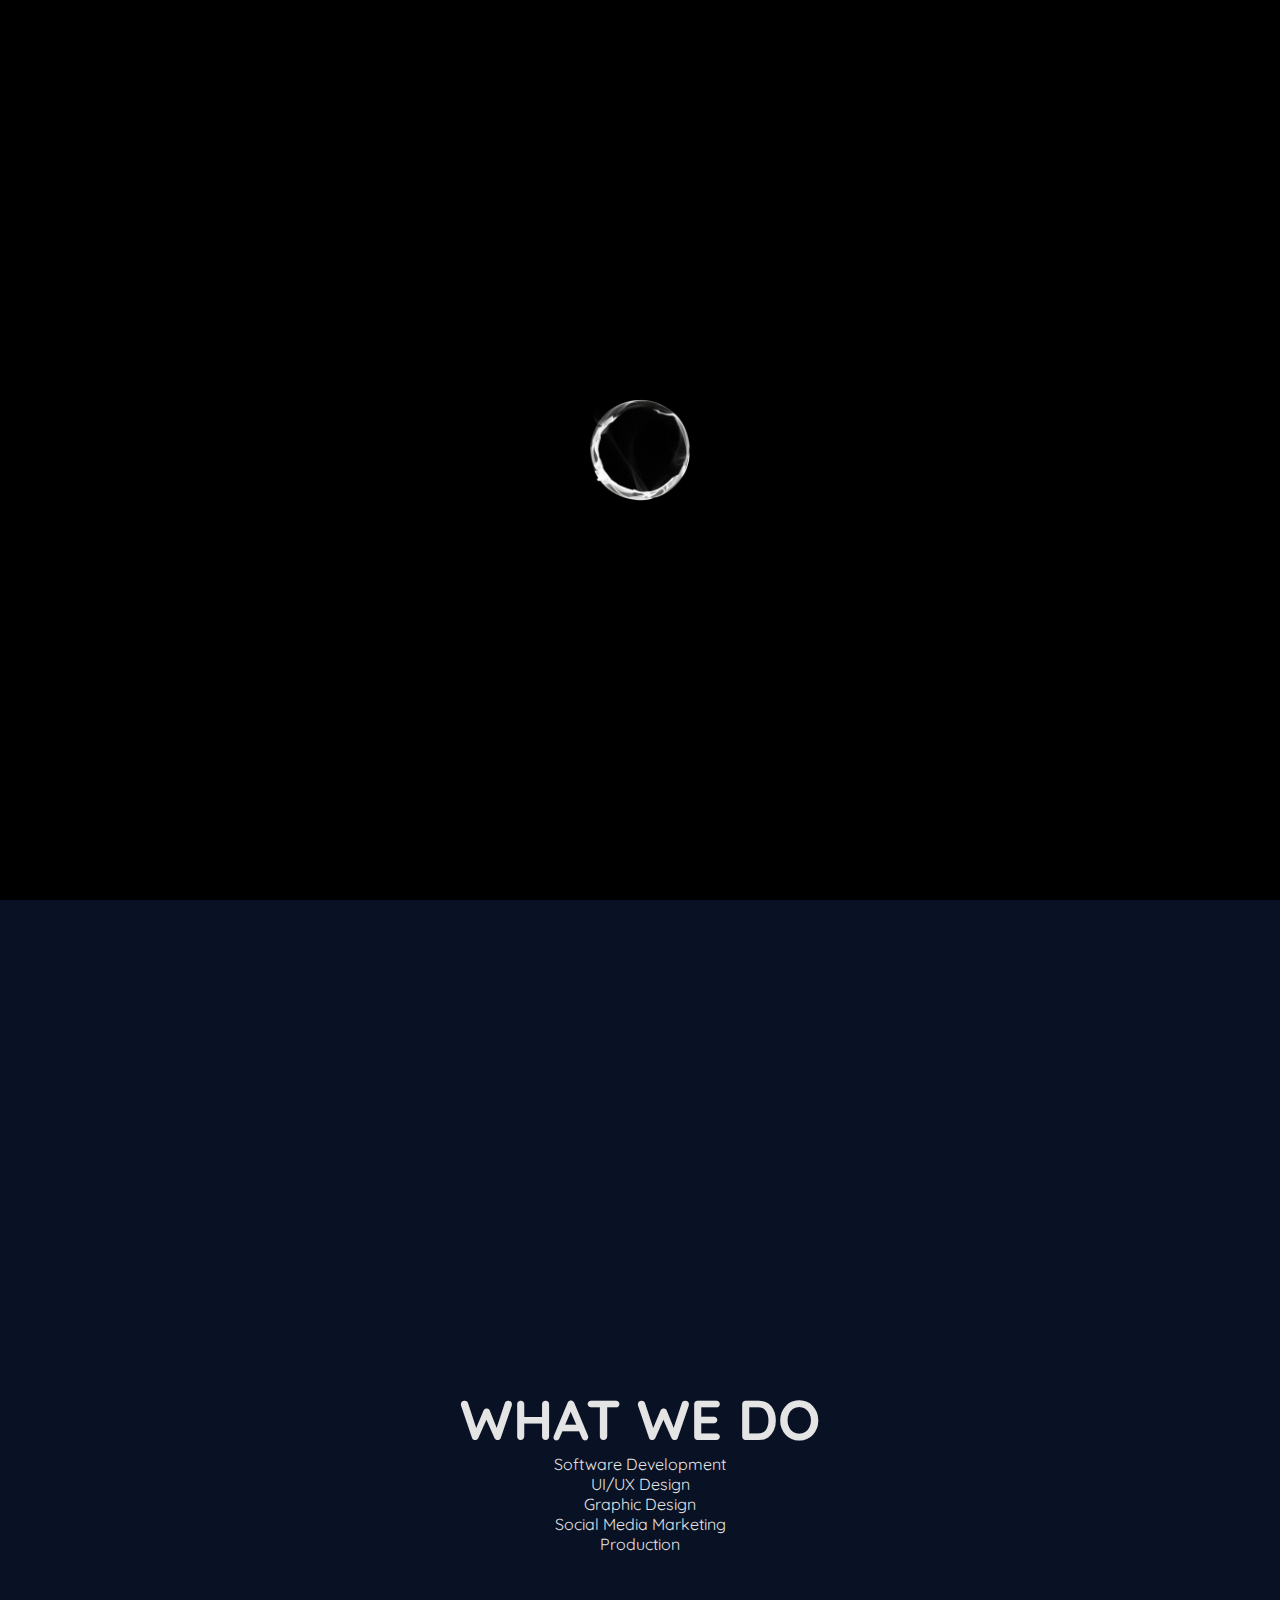
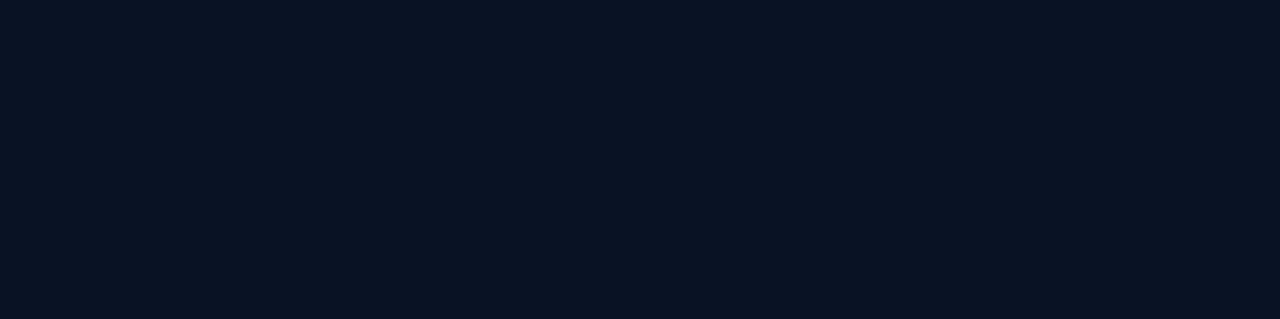
<file: index.html>
<!DOCTYPE html>
<html lang="en">
  <head>
    <meta charset="UTF-8" />
    <meta http-equiv="X-UA-Compatible" content="IE=edge" />
    <meta name="viewport" content="width=device-width, initial-scale=1.0" />
    <link rel="stylesheet" href="style.css" />
    <title>Terado Engineering</title>
  </head>
  <body>
    <!-- PRELOADER -->
    <div class="preloader"></div>
    <!-- NAVIGATION BAR -->
    <div class="nav-bar">
      <div class="logo">
        <div class="logo-large">
          <a href="index.html"
            ><img src="images/logo-large-black.png" alt="terado_engg_logo"
          /></a>
        </div>
        <div class="logo-small">
          <a href="index.html"
            ><img src="images/logo-small.png" alt="terado_engg_logo"
          /></a>
        </div>
      </div>
      <div class="menu-btn">Menu</div>
    </div>
    <div class="menu">
      <div class="exit"><img src="images/close.png" alt="close_icon" /></div>
      <div class="menu-container">
        <ul class="nav-list">
          <li class="nav"><a href="index.html" class="nav-link">Home</a></li>
          <li class="nav">
            <a href="about us.html" class="nav-link">About us</a>
          </li>
          <li class="nav">
            <a href="#" class="nav-link">Careers</a>
          </li>
          <li class="nav">
            <a href="#" class="nav-link">Portfolio</a>
          </li>
          <li class="nav"><a href="" class="nav-link">Contact us</a></li>
        </ul>
      </div>
      <div class="info-container">
        <div class="information">
          <div class="info">
            <h3 class="title">Find us at</h3>
            <div class="address">
              314/315, Kingston Court Commercial, Opp Ganpati Mandir, Near Old
              Viva College, Virar(W), Maharashtra 401303
            </div>
          </div>
          <div class="info">
            <h3 class="title">Contact</h3>
            <div class="data">Email: info@teradoengineering.com</div>
            <div class="data">Phone: +91 9860323444</div>
          </div>
          <div class="info">
            <h3 class="title">Follow us on</h3>
            <div class="soc-links">
              <div class="socials">
                <a href="https://www.instagram.com/teradoengineering/"
                  >Instagram</a
                >
              </div>
              <div class="socials"><a href="#">Facebook</a></div>
              <div class="socials"><a href="#">Linkedin</a></div>
            </div>
          </div>
        </div>
      </div>
    </div>
    <!-- HERO SECTION -->
    <div class="hero-sect">WE DO WHAT WORKS</div>
    <!-- SERVICES SECTION -->
    <div class="services">
      <h2 class="service-title">WHAT WE DO</h2>
      <p>Software Development</p>
      <p>UI/UX Design</p>
      <p>Graphic Design</p>
      <p>Social Media Marketing</p>
      <p>Production</p>
    </div>
    <!-- FOOTER SECTION -->

    <script src="https://cdnjs.cloudflare.com/ajax/libs/gsap/3.11.3/gsap.min.js"></script>
    <script src="main.js"></script>
  </body>
</html>
</file>
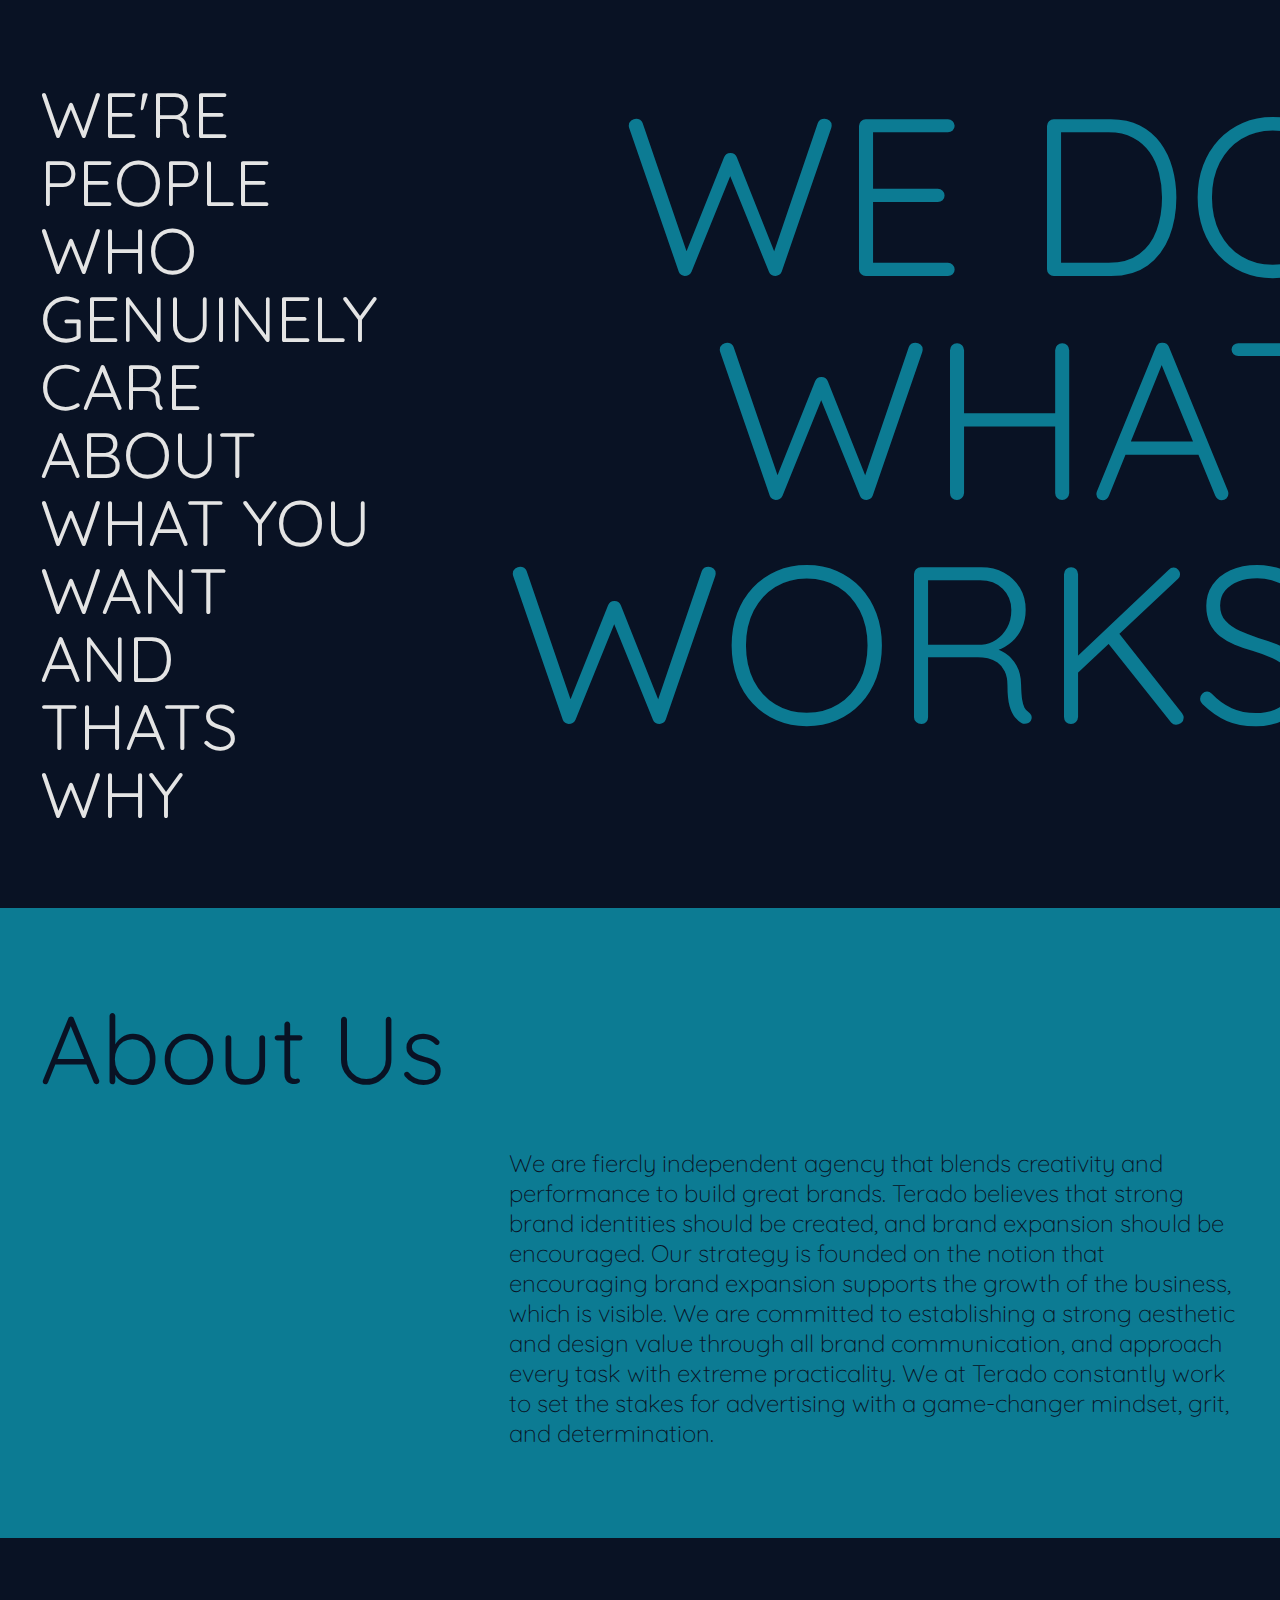
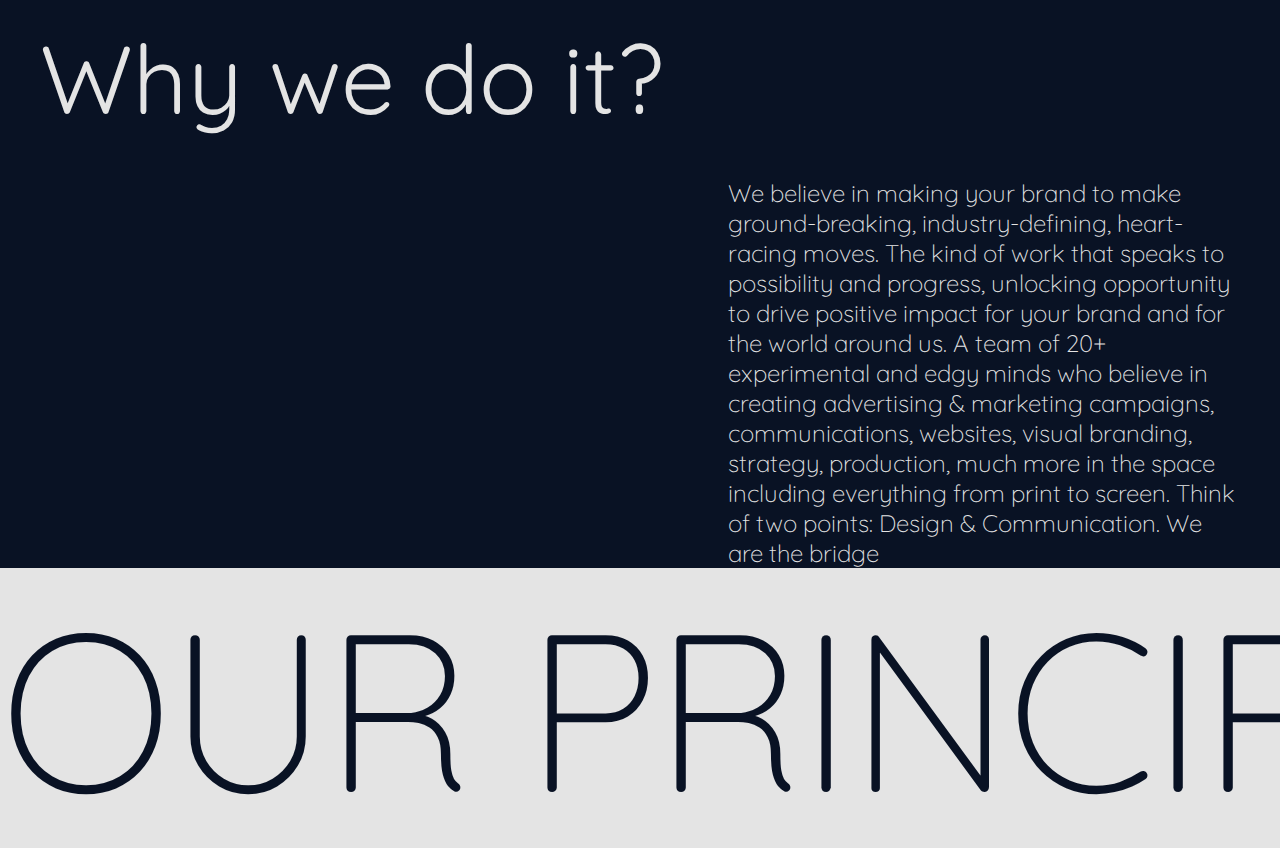
<file: about us.html>
<!DOCTYPE html>
<html lang="en">
  <head>
    <meta charset="UTF-8" />
    <meta http-equiv="X-UA-Compatible" content="IE=edge" />
    <meta name="viewport" content="width=device-width, initial-scale=1.0" />
    <link rel="stylesheet" href="style.css" />
    <script src="https://cdnjs.cloudflare.com/ajax/libs/gsap/3.11.3/gsap.min.js"></script>
    <script src="main.js"></script>
    <title>About us</title>
  </head>
  <div class="tagline-container">

    <div class="tagline-small">
      <p>We're people who genuinely care about what you want and thats why </p></div>
      <div class="tag-capital">
      <p>We Do What Works!</p>
      </div>
  </div>
    <div class="about-us">
  
        <div class="about-title">
          <h3>About Us</h3>
        </div>
        <div class="about-para">
          <p>We are fiercly independent agency that blends creativity and performance to build great brands. Terado believes that strong brand identities should be created, and brand expansion should be encouraged. Our strategy is founded on the notion that encouraging brand expansion supports the growth of the business, which is visible. We are committed to establishing a strong aesthetic and design value through all brand communication, and approach every task with extreme practicality. We at Terado constantly work to set the stakes for advertising with a game-changer mindset, grit, and determination.</p>
        </div>
      </div>

      <div class="why-container">
        <div class="why-we">
          <h3>Why we do it?</h3>
        </div>
        <div class="why-we-para">
          <p>We believe in making your brand to make ground-breaking, industry-defining, heart-racing moves. The kind of work that speaks to possibility and progress, unlocking opportunity to drive positive impact for your brand and for the world around us. A team of 20+ experimental and edgy minds who believe in creating advertising & marketing campaigns, communications, websites, visual branding, strategy, production, much more in the space including everything from print to screen. Think of two points: Design & Communication. We are the bridge</p>
        </div>
      </div>

      <div class="value-container">
        <div class="value-wrapper">
          <h3>Our Principles</h3>
          <h3>Our Principles</h3>
          <h3>Our Principles</h3>
          <h3>Our Principles</h3>
        </div>
        <div class="value-para">

        </div>
      </div>
    <!-- <div class="team">
      <div class="team-title">
        <h3>Meet the Teradians</h3>
      </div>
      <div class="team-img">
        
      </div>
    </div> -->
  
  </body>
</html>
</file>
<file: style.css>
@import url('https://fonts.googleapis.com/css2?family=Oswald:wght@300;400;500;600;700&display=swap');
@import url('https://fonts.googleapis.com/css2?family=Jura:wght@300;400;500;600;700&display=swap');
@import url('https://fonts.googleapis.com/css2?family=Quicksand:wght@300;400;500;600;700&display=swap');


html {
  font-size: 62.5%;
}

:root {
  --clr-light: #e4e4e4;
  --clr-dark: #091224;
  --clr-primary: #27496d;
  --clr-secondary: #0c7b93;
  --clr-accent: #e43f5a;

  --background: var(--clr-light);
  --foreground: var(--clr-dark);

  --title: 'Jura', sans-serif;
  --body: "Quicksand", sans-serif;
}

@media(prefers-color-scheme:light) {
  :root {
    --clr-primary: #27496d;
    --clr-secondary: #0c7b93;
    --clr-accent: #e43f5a;

    --foreground: var(--clr-light);
    --background: var(--clr-dark);
  }
}

* {
  margin: 0;
  padding: 0;
  box-sizing: border-box;
  font-family: var(--body);
  user-select: none;
  -webkit-user-select: none;
  -ms-user-select: none;
}

body {
  background-color: var(--background);
  color: var(--foreground);
}

ul {
  list-style: none;
}

a {
  text-decoration: none;
  color: var(--foreground);
}

/* PRELOADER */
.preloader {
  background: #000 url(images/preloader.gif) no-repeat center;
  background-size: 15%;
  height: 100vh;
  width: 100%;
  position: fixed;
  z-index: 100;
  animation: ease-in-out;
}

/* NAVIGATION BAR */
.logo-large img {
  width: 19.2rem;
}

.logo-small img {
  width: 4.8rem;
  display: none;
}


.nav-bar {
  display: flex;
  justify-content: space-between;
  align-items: center;
  padding: 2.4rem 4rem;
  background: var(--background);
  position: sticky;
  top: 0;
}

/* MENU STYLING */

.exit img {
  width: 5.6rem;
}

.exit {
  position: absolute;
  top: 2.4rem;
  right: 4rem;
}

.menu {
  background: #26585F;
  display: flex;
  flex-direction: row;
  justify-content: space-between;
  height: 100vh;
  width: 100%;
  position: fixed;
  top: -100%;
  align-items: center;
  padding: 0 16rem;
}

.menu-btn,
.exit {
  cursor: pointer;
}

.menu-btn {
  font-family: var(--title);
  font-size: 2rem;
  font-weight: 700;
  padding: 2.4rem;
  transition: all 0.25s ease-in-out;
}

.menu-btn:hover {
  color: var(--clr-accent);
  transition: all 0.25s ease-in-out;
}

.nav-link {
  color: var(--clr-light);
  display: block;
  font-family: var(--title);
  font-size: 6.4rem;
  font-weight: 700;
  padding-bottom: 1rem;
  transition: all 0.25s ease-in-out;

}

.nav-link:hover {
  color: #f3fe39;
  transition: all 0.25s ease-in-out;

}

.info-container {
  width: 40%;
  color: var(--clr-light);
  font-size: 1.6rem;
}

.address {
  padding: 1.6rem 20% 0 0;
  line-height: 1.75;
}

.soc-links {
  display: flex;
  justify-content: flex-start;
  margin-left: -1.2rem;
}

.socials a {
  color: var(--clr-light);
  display: inline-block;
  padding: 1.6rem;
}

.data {
  display: block;
  padding: 1.6rem 1.6rem 0.4rem 0;
}

.info {
  margin-bottom: 3.2rem;
}

.title {
  color: #f3fe39;
  font-size: 4.8rem;
  font-family: var(--title);
  font-weight: 400;
}

.nav {
  margin-top: -2rem;
}

@media(max-width:900px) {
  .preloader {
    background-size: 30%;
  }

  .menu {
    display: block;
    flex-direction: column;
    justify-content: center;
    align-items: flex-start;
    padding: 12.8rem 2.4rem;
    overflow: scroll;
  }

  .menu-btn {
    font-size: 1.8rem;
  }

  .nav-list {
    padding: 16rem 0 28rem 0;
  }

  .nav-bar {
    padding: 1.2rem 0 0 1.6rem;
  }

  .logo-large img {
    display: none;
  }

  .logo-small img {
    display: block;
  }

  .exit img {
    width: 4.8rem;
  }

  .exit {
    top: 3.2rem;
    right: 0.8rem;
    padding: 2.4rem;
  }

  .nav-link {
    font-size: 4.8rem;
  }

  .info-container {
    width: 90%;
  }

  .socials a {
    display: block;
    padding: 1.6rem;
  }

  .data {
    display: block;
    padding: 1.6rem 1.6rem 0.4rem 0;
  }
}


/* HERO SECTION */
.hero-sect {
  height: 100vh;
  width: 100%;
  display: flex;
  justify-content: center;
  align-items: center;
  font-size: 1.6rem;
}

.services {
  height: 100vh;
  width: 100%;
  display: flex;
  flex-direction: column;
  justify-content: center;
  align-items: center;
  font-size: 1.6rem;
}

.service-title {
  font-size: 5.6rem;
}

/* ABOUT US */
/* TAGLINE */
.tagline-container {
  height: 100%;
  display: flex;
  flex-direction: row;
  align-items: start;
  padding: 8rem 4rem;
  text-transform: uppercase;
}

.tagline-small {
  font-size: 6.4rem;
  line-height: 6.8rem;
  padding-right: 12.8rem;
}

.tag-capital {
  font-size: 22.4rem;
  text-align: right;
  line-height: 22.4rem;
  color: var(--clr-secondary);
}

/* ABOUT US & WHY WE DO */
.about-us {
  background: var(--clr-secondary);
  color: var(--background);
  height: 70vh;
  width: 100%;
  display: flex;
  flex-direction: row;
  justify-content: center;
  align-items: flex-start;
  padding: 8rem 4rem;
}

.why-container {
  height: 70vh;
  width: 100%;
  display: flex;
  align-items: start;
  flex-direction: row;
  justify-content: center;
  padding: 8rem 4rem;
}

.why-we h3,
.about-title h3 {
  text-align: right;
  font-family: var(--body), sans-serif;
  white-space: nowrap;
  font-size: 9.6rem;
  font-weight: 400;
}

.about-para,
.why-we-para {
  padding: 16rem 0 0 6.4rem;
  font-size: 2.4rem;
  font-weight: 300;
}

/* OUR VALUES */
.value-wrapper {
  display: flex;
  justify-content: flex-start;
  background: var(--clr-light);
  color: var(--clr-dark);
  overflow: hidden;
}

.value-wrapper h3 {
  font-family: var(--body);
  text-transform: uppercase;
  font-size: 22.4rem;
  font-weight: 300;
  white-space: nowrap;
  padding-right: 4.8rem;
  letter-spacing: -0.4rem;
  animation: move-rtl 7000ms linear infinite;
}

@keyframes move-rtl {
  0% {
    transform: translateX(0);
  }

  100% {
    transform: translateX(-100%);
  }
}

/* .team {
  height: 100vh;
  width: 100%;
} */


@media (max-width:900px) {
  .tagline-container {
    height: 100%;
    padding: 4.8rem 2rem;
    display: flex;
    flex-direction: column;
    text-transform: uppercase;
  }

  .tagline-small {
    font-size: 3.2rem;
    padding-right: 45%;
    line-height: 3.2rem;
  }

  .tag-capital {
    font-size: 11.2rem;
    text-align: right;
    padding-top: 4.8rem;
    line-height: 13.2rem;
    color: var(--clr-secondary)
  }

  .about-us,
  .why-container {
    height: 100%;
    width: 100%;
    flex-direction: column;
    align-items: flex-start;
    padding: 4.8rem 2rem;
  }

  .about-title h3,
  .why-we h3 {
    text-align: left;
    font-size: 6.4rem;
  }

  .about-para,
  .why-we-para {
    height: 100%;
    font-size: 2.4rem;
    font-weight: 300;
    padding: 4.8rem 0 3.2rem 4.8rem;
  }

  .value-wrapper h3 {
    font-size: 12.8rem;
  }
}
</file>
